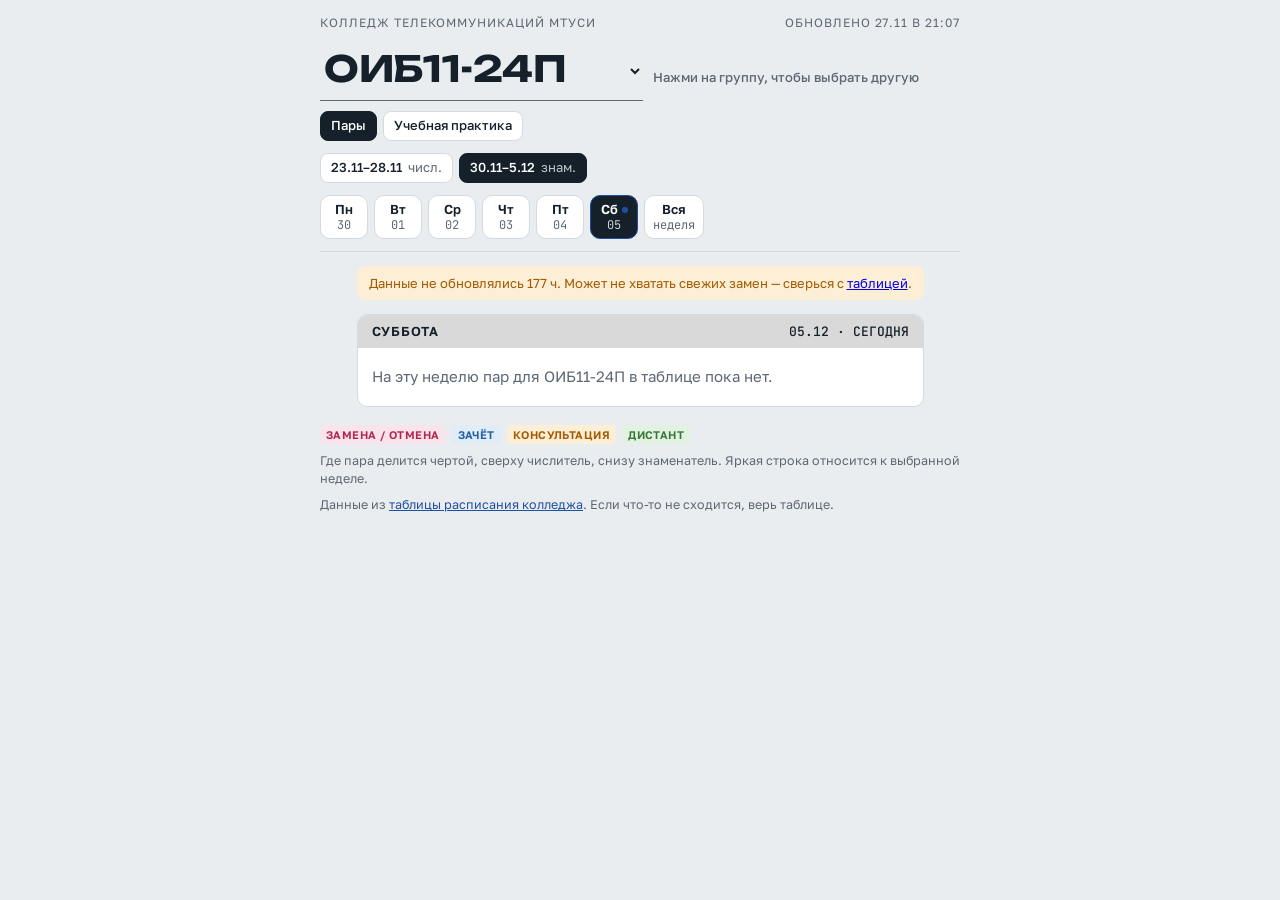
<file: index.html>
<!doctype html>
<html lang="ru">
<head>
<meta charset="utf-8">
<meta name="viewport" content="width=device-width,initial-scale=1,viewport-fit=cover">
<meta name="theme-color" content="#e9edf0" media="(prefers-color-scheme: light)">
<meta name="theme-color" content="#0e1419" media="(prefers-color-scheme: dark)">
<meta name="description" content="Расписание пар группы ОИБ11-24П, КТ МТУСИ: замены, отмены, зачёты.">
<link rel="manifest" href="manifest.webmanifest">
<link rel="icon" href="icon-192.png" type="image/png">
<link rel="apple-touch-icon" href="apple-touch-icon.png">
<meta name="apple-mobile-web-app-capable" content="yes">
<meta name="apple-mobile-web-app-title" content="Пары ОИБ">
<title>Расписание КТ МТУСИ</title>
<link rel="preconnect" href="https://fonts.googleapis.com">
<link rel="preconnect" href="https://fonts.gstatic.com" crossorigin>
<link rel="stylesheet" href="https://fonts.googleapis.com/css2?family=Golos+Text:wght@400;500;600&family=JetBrains+Mono:wght@400;500&family=Unbounded:wght@500;700&display=swap">
<style>
/* Layout: одна узкая колонка как распечатка у учебной части; липкая шапка с группой,
   неделей и днями; день — один лист с парами, разделёнными тонкими линиями. */
:root {
  --bg: #e9edf0;
  --paper: #ffffff;
  --ink: #15202a;
  --muted: #5d6874;
  --line: #d3dae0;
  --head: #d9d9d9;          /* серый, как шапка в таблице колледжа */
  --accent: #1d4fa3;
  --accent-soft: #e2eaf8;
  --chg: #b3264f;  --chg-soft: #f8e4ea;
  --zach: #22609f; --zach-soft: #e0ecf8;
  --kons: #a35a00; --kons-soft: #fdeed6;
  --dist: #36773a; --dist-soft: #e3f1e1;
  --f-display: "Unbounded", "Arial Black", system-ui, sans-serif;
  --f-body: "Golos Text", "Segoe UI", system-ui, -apple-system, sans-serif;
  --f-mono: "JetBrains Mono", ui-monospace, "Cascadia Mono", Consolas, monospace;
}
@media (prefers-color-scheme: dark) {
  :root:not([data-theme="light"]) {
    --bg: #0e1419; --paper: #172029; --ink: #e5ebf0; --muted: #94a1ad; --line: #2a3641;
    --head: #2b343d; --accent: #8db1f2; --accent-soft: #1d2b44;
    --chg: #ff8aa5; --chg-soft: #3a1d27;
    --zach: #8cbcf0; --zach-soft: #18304a;
    --kons: #f2b25e; --kons-soft: #3a2a14;
    --dist: #8fcf8c; --dist-soft: #1c3320;
    color-scheme: dark;
  }
}
:root[data-theme="dark"] {
  --bg: #0e1419; --paper: #172029; --ink: #e5ebf0; --muted: #94a1ad; --line: #2a3641;
  --head: #2b343d; --accent: #8db1f2; --accent-soft: #1d2b44;
  --chg: #ff8aa5; --chg-soft: #3a1d27;
  --zach: #8cbcf0; --zach-soft: #18304a;
  --kons: #f2b25e; --kons-soft: #3a2a14;
  --dist: #8fcf8c; --dist-soft: #1c3320;
  color-scheme: dark;
}

* { box-sizing: border-box; }
body {
  background: var(--bg); color: var(--ink);
  font: 15px/1.45 var(--f-body);
  padding-left: max(16px, env(safe-area-inset-left, 0px));
  padding-right: max(16px, env(safe-area-inset-right, 0px));
  padding-block: 0 32px;
}
body::before { content: ""; position: fixed; inset: 0 0 auto; height: env(safe-area-inset-top, 0px); z-index: 10; background: var(--bg); }
.wrap { max-width: 640px; margin: 0 auto; display: grid; gap: 14px; }

header.top {
  position: sticky; top: env(safe-area-inset-top, 0px); z-index: 5;
  background: var(--bg);
  display: grid; gap: 10px; padding-block: 14px 10px;
  border-bottom: 1px solid var(--line);
}
.kicker { font-size: 12px; letter-spacing: .08em; text-transform: uppercase; color: var(--muted); display: flex; justify-content: space-between; gap: 8px; flex-wrap: wrap; }
.grp { position: relative; display: inline-flex; align-items: baseline; gap: 10px; width: fit-content; max-width: 100%; }
.grp h1 { margin: 0; font: 700 clamp(26px, 7vw, 36px)/1.05 var(--f-display); letter-spacing: -.01em; }
.grp { flex-wrap: wrap; }
.grp select { font: inherit; letter-spacing: inherit; color: inherit; background: var(--bg); border: 0; border-bottom: 1px solid var(--muted); border-radius: 0; padding: 4px 30px 8px 0; max-width: 100%; cursor: pointer; }
.grp select:focus-visible { outline: 2px solid var(--muted); outline-offset: 4px; }
.grp .chev { font: 500 13px var(--f-body); color: var(--muted); white-space: nowrap; }

.row { display: flex; gap: 6px; overflow-x: auto; scrollbar-width: none; padding-bottom: 2px; }
.row::-webkit-scrollbar { display: none; }
.chip {
  flex: 0 0 auto; border: 1px solid var(--line); background: var(--paper); color: var(--ink);
  border-radius: 8px; padding: 6px 10px; font: 500 13px/1.2 var(--f-body); cursor: pointer;
  display: inline-flex; align-items: center; gap: 6px;
}
.chip:focus-visible, button:focus-visible, a:focus-visible { outline: 2px solid var(--accent); outline-offset: 2px; }
.chip[aria-pressed="true"] { background: var(--ink); color: var(--paper); border-color: var(--ink); }
.chip .sub { color: var(--muted); font-weight: 400; }
.chip[aria-pressed="true"] .sub { color: inherit; opacity: .75; }
.chip.day { flex-direction: column; gap: 0; min-width: 48px; padding: 5px 8px; }
.chip.day b { font: 600 13px var(--f-body); }
.chip.day span { font: 400 12px var(--f-mono); color: var(--muted); }
.chip.day[aria-pressed="true"] span { color: inherit; opacity: .8; }
.chip.day.today { border-color: var(--accent); }
.chip.day.today b::after { content: ""; display: inline-block; width: 6px; height: 6px; border-radius: 50%; background: var(--accent); margin-left: 4px; vertical-align: middle; }
.chip .draft { font-size: 11px; color: var(--kons); }
.chip[aria-pressed="true"] .draft { color: inherit; }

.notice { font-size: 13px; color: var(--kons); background: var(--kons-soft); border-radius: 8px; padding: 8px 12px; }

.day { background: var(--paper); border: 1px solid var(--line); border-radius: 10px; overflow: hidden; }
.day > h2 {
  margin: 0; padding: 8px 14px; background: var(--head);
  font: 600 13px var(--f-body); letter-spacing: .06em; text-transform: uppercase;
  display: flex; justify-content: space-between; gap: 8px;
}
.day > h2 .d { font-family: var(--f-mono); font-weight: 500; letter-spacing: 0; }
.day.is-today > h2 { background: var(--accent-soft); color: var(--accent); }
.empty { padding: 18px 14px; color: var(--muted); }
.daynote { padding: 22px 14px; font: 500 16px var(--f-body); text-align: center; }

ol.pairs { list-style: none; margin: 0; padding: 0; }
.pair { display: grid; grid-template-columns: 54px minmax(0, 1fr) auto; gap: 12px; padding: 12px 14px; border-top: 1px solid var(--line); align-items: start; }
.pair:first-child { border-top: 0; }
.pn { display: grid; gap: 2px; }
.pn .num { font: 700 22px/1 var(--f-display); }
.pn .tm { font: 400 11.5px/1.35 var(--f-mono); color: var(--muted); font-variant-numeric: tabular-nums; }
.body { min-width: 0; display: grid; gap: 6px; }
.lesson { display: grid; gap: 1px; }
.code { font: 500 11.5px var(--f-mono); color: var(--muted); }
.ttl { font-weight: 500; overflow-wrap: anywhere; }
.who { font-size: 13.5px; color: var(--muted); }
.note { font-size: 13px; color: var(--muted); }
.room { font: 500 13px var(--f-mono); padding: 3px 7px; border: 1px solid var(--line); border-radius: 6px; white-space: nowrap; align-self: start; }
.room:empty { display: none; }

.pair.window { padding-block: 6px; color: var(--muted); font-size: 13px; }
.pair.window .num { font-size: 15px; color: var(--muted); }

.badges { display: flex; flex-wrap: wrap; gap: 5px; }
.b { font: 600 11px/1 var(--f-body); letter-spacing: .04em; text-transform: uppercase; padding: 4px 6px; border-radius: 5px; }
.b.chg { background: var(--chg-soft); color: var(--chg); }
.b.chg.old { background: transparent; border: 1px dashed var(--chg); }
.b.zach, .b.exam { background: var(--zach-soft); color: var(--zach); }
.b.kons { background: var(--kons-soft); color: var(--kons); }
.b.dist { background: var(--dist-soft); color: var(--dist); }
.b.now { background: var(--accent); color: var(--paper); }
.b.next { background: var(--accent-soft); color: var(--accent); }

.pair.chg { background: linear-gradient(90deg, var(--chg-soft), transparent 70%); }
.pair.distance { background: var(--dist-soft); border-left: 4px solid var(--dist); }
.pair.now { box-shadow: inset 0 0 0 2px var(--accent); }
.cancelled { font-size: 13.5px; color: var(--muted); }
.cancelled s { text-decoration-color: var(--chg); text-decoration-thickness: 2px; }
.cancelled .lbl, .instead { font: 600 11px var(--f-body); text-transform: uppercase; letter-spacing: .05em; color: var(--chg); margin-right: 4px; }
.struck .ttl { text-decoration: line-through; }

/* Числитель / знаменатель: дробь, как «над чертой / под чертой» в таблице */
.frac { display: grid; }
.frac .half { display: grid; grid-template-columns: minmax(0, 1fr) auto; gap: 8px; padding-block: 4px; }
.frac .half + .half { border-top: 2px solid var(--ink); }
.frac .half.off { opacity: .45; }
.frac .hl { grid-column: 1 / -1; font: 600 10.5px var(--f-body); letter-spacing: .06em; text-transform: uppercase; color: var(--muted); }
.frac .half.on .hl { color: var(--accent); }
.frac .none { color: var(--muted); font-style: italic; }

footer { color: var(--muted); font-size: 12.5px; display: grid; gap: 8px; padding-top: 4px; }
footer a { color: var(--accent); }
.legend { display: flex; flex-wrap: wrap; gap: 6px; }
.err { background: var(--paper); border: 1px solid var(--line); border-radius: 10px; padding: 18px; }
@media (max-width: 380px) {
  .pair { grid-template-columns: 44px minmax(0, 1fr); }
  .pair > .room { grid-column: 2; justify-self: start; }
}
@media (prefers-reduced-motion: no-preference) {
  .day { animation: in .18s ease-out both; }
  @keyframes in { from { transform: translateY(4px); } to { transform: none; } }
}
</style>
<style>:root{color-scheme:light}html,body{margin:0}:root{padding-top:env(safe-area-inset-top,0px);padding-bottom:env(safe-area-inset-bottom,0px)}[hidden]{display:none!important}</style>
</head>
<body>

<div class="wrap">
  <header class="top">
    <div class="kicker"><span>Колледж телекоммуникаций МТУСИ</span><span id="upd"></span></div>
    <div class="grp">
      <h1><select id="grpName" aria-label="Выберите учебную группу"><option>ОИБ11-24П</option></select></h1>
      <span class="chev">Нажми на группу, чтобы выбрать другую</span>
    </div>
    <div class="row" id="mode" role="group" aria-label="Тип занятий">
      <button class="chip" data-mode="lessons" aria-pressed="true">Пары</button>
      <button class="chip" data-mode="practice" aria-pressed="false">Учебная практика</button>
    </div>
    <div class="row" id="weeks" role="group" aria-label="Неделя"></div>
    <div class="row" id="days" role="group" aria-label="День"></div>
  </header>
  <main id="main" class="wrap" aria-live="polite">
    <div class="day"><div class="empty">Загружаю расписание…</div></div>
  </main>
  <footer>
    <div class="legend">
      <span class="b chg">Замена / отмена</span><span class="b zach">Зачёт</span><span class="b kons">Консультация</span><span class="b dist">Дистант</span>
    </div>
    <div>Где пара делится чертой, сверху числитель, снизу знаменатель. Яркая строка относится к выбранной неделе.</div>
    <div id="src"></div>
  </footer>
</div>

<script>
(() => {
  const SRC = 'https://docs.google.com/spreadsheets/d/1RRrdDgLjqfFRYhjbxTdcJY_iNvP3ZEuu/htmlview';
  const GROUP = 'ОИБ11-24П';
  const WD = ['Понедельник', 'Вторник', 'Среда', 'Четверг', 'Пятница', 'Суббота'];
  const WDS = ['Пн', 'Вт', 'Ср', 'Чт', 'Пт', 'Сб'];
  const $ = (id) => document.getElementById(id);
  const esc = (s) => String(s ?? '').replace(/[&<>"]/g, (c) => ({ '&': '&amp;', '<': '&lt;', '>': '&gt;', '"': '&quot;' }[c]));
  const store = {
    get(k) { try { return localStorage.getItem(k); } catch (e) { return null; } },
    set(k, v) { try { localStorage.setItem(k, v); } catch (e) {} },
  };

  let D = null, S = [];
  const st = { mode: store.get('schedule-mode') || 'lessons', group: store.get('schedule-group') || GROUP, week: 0, day: 0, practiceWeek: null, practiceDay: 'all' };

  // ---- время по Москве ----
  function msk() {
    const p = Object.fromEntries(new Intl.DateTimeFormat('ru-RU', {
      timeZone: 'Europe/Moscow', year: 'numeric', month: '2-digit', day: '2-digit',
      hour: '2-digit', minute: '2-digit', hourCycle: 'h23',
    }).formatToParts(new Date()).map((x) => [x.type, x.value]));
    const y = +p.year, m = +p.month, d = +p.day;
    return { y, m, d, ddmm: `${p.day}.${p.month}`, min: (+p.hour) * 60 + (+p.minute), wd: (new Date(Date.UTC(y, m - 1, d)).getUTCDay() + 6) % 7 };
  }
  const NOW = msk();
  const acadStart = NOW.m >= 8 ? NOW.y : NOW.y - 1;
  const dateOf = (ddmm) => { if (!ddmm) return null; const [d, m] = ddmm.split('.').map(Number); return Date.UTC(m >= 8 ? acadStart : acadStart + 1, m - 1, d); };
  const todayTs = Date.UTC(NOW.y, NOW.m - 1, NOW.d);

  // ---- разбор текста ячейки ----
  const CODE = /(?:ОУП|ДУП|СГЦ|ОП|МДК|ОГСЭ|ЕН|ПМ|УП|ПП|ОДБ|ОДП|ОУД|ЭК|ОПД|ДУД|УД|БД)\.\s?\d{1,2}(?:\.\d{1,2})?\.?/;
  const TEACH = /[А-ЯЁ][а-яё]+(?:-[А-ЯЁ][а-яё]+)?\s+[А-ЯЁ]\.\s?(?:[А-ЯЁ]\.?)?/g;
  const norm = (t) => (t || '').replace(/\s+/g, ' ').trim();

  function parseLesson(raw) {
    let t = norm(raw);
    const tags = [];
    if (/зач[её]т/i.test(t)) tags.push(['zach', 'Зачёт']);
    if (/экзамен/i.test(t)) tags.push(['exam', 'Экзамен']);
    if (/консульт/i.test(t)) tags.push(['kons', 'Консультация']);
    if (/дистант/i.test(t)) tags.push(['dist', 'Дистант']);
    let note = '';
    const zm = t.match(/\(\s*замена\s+([^)]+)\)/i);
    if (zm) { note = 'вместо ' + zm[1].trim(); t = t.replace(zm[0], ' '); tags.push(['chg', 'Замена препод.']); }
    t = t.replace(/(^|[\s.,(])(зач[её]т|экзамен|консультация)(?=$|[\s.,)])/gi, '$1 ');
    let code = '';
    const cm = t.match(new RegExp('^' + CODE.source));
    if (cm) { code = cm[0].replace(/\s/g, '').replace(/\.$/, ''); t = t.slice(cm[0].length); }
    const who = [];
    t = t.replace(TEACH, (m) => { who.push(m.trim()); return ' '; });
    let title = norm(t).replace(/[,;]\s*$/, '');
    if (!title && who.length) title = who.shift();
    return { code, title, who: who.join(', '), note, tags };
  }

  function segments(t) {
    const re = new RegExp(CODE.source, 'g');
    const idx = []; let m;
    while ((m = re.exec(t))) idx.push(m.index);
    if (!idx.length) return t ? [t] : [];
    const out = [];
    if (idx[0] > 0 && norm(t.slice(0, idx[0]))) out.push(t.slice(0, idx[0]));
    idx.forEach((s, i) => out.push(t.slice(s, idx[i + 1] ?? t.length)));
    return out.map(norm).filter(Boolean);
  }

  function analyze(h, dayDate) {
    const t = norm(h.text);
    const r = { room: h.room, struck: h.f.includes('x'), lessons: [], change: null, cancelled: null };
    const m = t.match(/^(\d{1,2}\.\d{2})\.?\s*(отмена)?[\s:,-]*(.*)$/i);
    if (m) {
      const date = m[1].padStart(5, '0');
      const cancel = !!m[2];
      const segs = segments(m[3]);
      r.change = { date, today: date === dayDate, cancel };
      if (cancel) { r.cancelled = segs[0] ? parseLesson(segs[0]) : null; r.lessons = segs.slice(1).map(parseLesson); }
      else r.lessons = segs.map(parseLesson);
    } else {
      r.lessons = [parseLesson(t)];
      if (h.f.includes('c') || /отмен/i.test(t)) r.change = { date: null, today: true, cancel: /отмен/i.test(t) };
    }
    return r;
  }

  const half = (h) => (h ? { text: S[h[0]] || '', room: S[h[1]] || '', f: h[2] || '' } : null);

  // ---- отрисовка ----
  function lessonHTML(L) {
    return `<div class="lesson">${L.code ? `<span class="code">${esc(L.code)}</span>` : ''}<div class="ttl">${esc(L.title)}</div>${L.who ? `<div class="who">${esc(L.who)}</div>` : ''}${L.note ? `<div class="note">${esc(L.note)}</div>` : ''}</div>`;
  }

  function badgesFor(A, extra) {
    const out = [...(extra || [])];
    if (A.change) {
      if (A.change.date && !A.change.today) out.push(`<span class="b chg old">Пометка на ${esc(A.change.date)}</span>`);
      else if (A.change.cancel && !A.lessons.length) out.push('<span class="b chg">Отмена</span>');
      else if (A.change.cancel || A.cancelled) out.push('<span class="b chg">Замена</span>');
      else if (!A.change.date && A.lessons.some((L) => L.note)) out.push('<span class="b chg">Замена препод.</span>');
      else out.push(`<span class="b chg">${A.change.date ? 'Изменение на ' + esc(A.change.date) : 'Изменение'}</span>`);
    }
    const seen = new Set();
    A.lessons.forEach((L) => L.tags.forEach(([k, v]) => { if (k === 'chg' && A.change) return; if (!seen.has(k)) { seen.add(k); out.push(`<span class="b ${k}">${v}</span>`); } }));
    return out.length ? `<div class="badges">${out.join('')}</div>` : '';
  }

  function analysisHTML(A) {
    let h = '';
    if (A.cancelled) h += `<div class="cancelled"><span class="lbl">Отменено</span><s>${esc([A.cancelled.code, A.cancelled.title].filter(Boolean).join(' '))}</s>${A.cancelled.who ? ' · ' + esc(A.cancelled.who) : ''}</div>`;
    if (A.cancelled && A.lessons.length) h += '<span class="instead">Вместо неё</span>';
    h += A.lessons.map(lessonHTML).join('');
    if (A.struck) h = `<div class="struck">${h}</div>`;
    return h;
  }

  function timeSpan(t) {
    const ts = (t || '').match(/\d{1,2}[.:]\d{2}/g) || [];
    const toMin = (x) => { const [a, b] = x.split(/[.:]/).map(Number); return a * 60 + b; };
    if (!ts.length) return null;
    return { s: ts[0].replace('.', ':'), e: ts[ts.length - 1].replace('.', ':'), sm: toMin(ts[0]), em: toMin(ts[ts.length - 1]) };
  }

  function pairHTML(p, ctx) {
    const [n, ti, cell] = p;
    const tsp = timeSpan(S[ti]);
    const tm = tsp ? `${tsp.s}<br>${tsp.e}` : '';
    let cls = 'pair', extra = [], body = '', room = '';
    if (ctx.isToday && tsp) {
      if (NOW.min >= tsp.sm && NOW.min < tsp.em) { cls += ' now'; extra.push(`<span class="b now">Идёт · до ${tsp.e}</span>`); }
      else if (ctx.nextN === n) { const d = tsp.sm - NOW.min; extra.push(`<span class="b next">Следующая · через ${d >= 60 ? Math.floor(d / 60) + ' ч ' : ''}${d % 60} мин</span>`); }
    }
    if (Array.isArray(cell)) {
      const A = analyze(half(cell), ctx.date);
      if (A.change && A.change.today) cls += ' chg';
      body = badgesFor(A, extra) + analysisHTML(A);
      room = A.room;
    } else {
      const a = half(cell.a || null), b = half(cell.b || null);
      const sub = /подгрупп/i.test((a && a.text) + ' ' + (b && b.text));
      const par = ctx.parity;
      const act = sub || !par ? 'both' : (par === 'ч' ? 'a' : 'b');
      const lbl = (k, h) => sub ? ((h && (h.text.match(/(\d)\s*подгрупп/i) || [])[1]) ? (h.text.match(/(\d)\s*подгрупп/i)[1] + ' подгруппа') : (k === 'a' ? 'верх' : 'низ')) : (k === 'a' ? 'числитель' : 'знаменатель');
      let anyChg = false;
      const halves = [['a', a], ['b', b]].map(([k, h]) => {
        const on = act === 'both' || act === k;
        if (!h) return `<div class="half ${on ? 'on' : 'off'}"><span class="hl">${lbl(k, h)}</span><div class="none">нет пары</div></div>`;
        const A = analyze(h, ctx.date);
        if (on && A.change && A.change.today) anyChg = true;
        return `<div class="half ${on ? 'on' : 'off'}"><span class="hl">${lbl(k, h)}</span><div class="body">${badgesFor(A, [])}${analysisHTML(A)}</div><span class="room">${esc(A.room)}</span></div>`;
      });
      if (anyChg) cls += ' chg';
      body = (extra.length ? `<div class="badges">${extra.join('')}</div>` : '') + `<div class="frac">${halves.join('')}</div>`;
    }
    return `<li class="${cls}"><div class="pn"><span class="num">${n}</span><span class="tm">${tm}</span></div><div class="body">${body}</div><span class="room">${esc(room)}</span></li>`;
  }

  function dayHTML(week, wi) {
    const g = week.groups[st.group];
    const date = week.dates[wi] || '';
    const isToday = date === NOW.ddmm;
    const head = `<h2><span>${WD[wi]}</span><span class="d">${esc(date)}${isToday ? ' · сегодня' : ''}</span></h2>`;
    if (!g) return `<section class="day">${head}<div class="empty">На эту неделю пар для ${esc(st.group)} в таблице пока нет.</div></section>`;
    const d = g.find((x) => x[0] === wi);
    const pairs = d ? d[1] : [];
    if (!pairs.length) return `<section class="day${isToday ? ' is-today' : ''}">${head}<div class="empty">Пар нет.</div></section>`;
    const texts = pairs.map((p) => (Array.isArray(p[2]) ? S[p[2][0]] + '|' + S[p[2][1]] : '#'));
    if (pairs.length >= 4 && texts.every((x) => x === texts[0]) && texts[0] !== '#' && !S[pairs[0][2][1]]) {
      return `<section class="day${isToday ? ' is-today' : ''}">${head}<div class="daynote">${esc(norm(S[pairs[0][2][0]]))}</div></section>`;
    }
    let nextN = null;
    if (isToday) { for (const p of pairs) { const t = timeSpan(S[p[1]]); if (t && t.sm > NOW.min) { nextN = p[0]; break; } } }
    const ctx = { date, parity: week.parity, isToday, nextN };
    const items = [];
    pairs.forEach((p, i) => {
      if (i > 0) for (let k = pairs[i - 1][0] + 1; k < p[0]; k++) items.push(`<li class="pair window"><div class="pn"><span class="num">${k}</span></div><div class="body">окно</div></li>`);
      items.push(pairHTML(p, ctx));
    });
    return `<section class="day${isToday ? ' is-today' : ''}">${head}<ol class="pairs">${items.join('')}</ol></section>`;
  }

  function render() {
    const practiceMode = st.mode === 'practice';
    $('weeks').hidden = false;
    $('days').hidden = false;
    document.querySelector('footer').hidden = practiceMode;
    document.querySelectorAll('[data-mode]').forEach(button => button.setAttribute('aria-pressed', String(button.dataset.mode === st.mode)));
    $('grpName').value = st.group;
    if (practiceMode) { renderPractice(); return; }
    const week = D.weeks[st.week];
    $('grpName').value = st.group;
    $('weeks').innerHTML = D.weeks.map((w, i) => `<button class="chip" aria-pressed="${i === st.week}" data-w="${i}">${esc(w.from)}–${esc(w.to)} <span class="sub">${w.parity === 'ч' ? 'числ.' : w.parity === 'з' ? 'знам.' : ''}</span>${w.ready ? '' : '<span class="draft">черновик</span>'}</button>`).join('');
    const dchips = week.dates.map((d, i) => `<button class="chip day${d === NOW.ddmm ? ' today' : ''}" aria-pressed="${st.day === i}" data-d="${i}"><b>${WDS[i]}</b><span>${esc(d.split('.')[0] || '')}</span></button>`);
    dchips.push(`<button class="chip day" aria-pressed="${st.day === 'all'}" data-d="all"><b>Вся</b><span>неделя</span></button>`);
    $('days').innerHTML = dchips.join('');
    let html = '';
    const age = (Date.now() - new Date(D.updated).getTime()) / 36e5;
    if (age > 6) html += `<div class="notice">Данные не обновлялись ${Math.round(age)} ч. Может не хватать свежих замен — сверься с <a href="${SRC}" target="_blank" rel="noopener">таблицей</a>.</div>`;
    if (!week.ready) html += '<div class="notice">Эта неделя в таблице помечена «НЕ готово»: учебная часть ещё может её поменять.</div>';
    if (st.day === 'all') html += week.dates.map((_, i) => dayHTML(week, i)).join('');
    else html += dayHTML(week, st.day);
    $('main').innerHTML = html;
  }

  function pickDefault() {
    let wi = D.weeks.findIndex((w) => w.dates.includes(NOW.ddmm));
    if (wi >= 0) { st.week = wi; st.day = D.weeks[wi].dates.indexOf(NOW.ddmm); return; }
    wi = D.weeks.findIndex((w) => dateOf(w.dates[0]) > todayTs);
    st.week = wi >= 0 ? wi : D.weeks.length - 1; st.day = 0;
  }

  function fill() {
    const u = new Date(D.updated);
    $('upd').textContent = 'обновлено ' + new Intl.DateTimeFormat('ru-RU', { timeZone: 'Europe/Moscow', day: '2-digit', month: '2-digit', hour: '2-digit', minute: '2-digit' }).format(u).replace(',', ' в');
    $('src').innerHTML = `Данные из <a href="${SRC}" target="_blank" rel="noopener">таблицы расписания колледжа</a>. Если что-то не сходится, верь таблице.`;
  }

  $('weeks').addEventListener('click', (e) => { const b = e.target.closest('[data-w]'); if (!b) return; if (st.mode === 'practice') { st.practiceWeek = b.dataset.w; render(); return; } st.week = +b.dataset.w; const di = D.weeks[st.week].dates.indexOf(NOW.ddmm); if (st.day !== 'all') st.day = di >= 0 ? di : 0; render(); });
  $('days').addEventListener('click', (e) => { const b = e.target.closest('[data-d]'); if (!b) return; if (st.mode === 'practice') st.practiceDay = b.dataset.d === 'all' ? 'all' : +b.dataset.d; else st.day = b.dataset.d === 'all' ? 'all' : +b.dataset.d; render(); });

  function renderPractice() {
    const practice = D.practice;
    const src = practice?.src || 'https://docs.google.com/spreadsheets/d/1EobL1gXGQIg8ZKDorjweeWAKNwYYtac16jUbMAJY_O4/htmlview#gid=692423880';
    const entries = practice?.groups?.[st.group] || [];
    const iso = ts => new Date(ts).toISOString().slice(0, 10);
    const monday = date => { const d = new Date(date + 'T12:00:00Z'); d.setUTCDate(d.getUTCDate() - (d.getUTCDay() + 6) % 7); return iso(d); };
    const starts = [...new Set(entries.map(e => monday(e.date)))].sort();
    const current = monday(`${NOW.y}-${String(NOW.m).padStart(2,'0')}-${String(NOW.d).padStart(2,'0')}`);
    if (!starts.includes(st.practiceWeek)) st.practiceWeek = starts.includes(current) ? current : starts.find(d => d > current) || starts[starts.length - 1];
    const dateAt = i => iso(new Date(st.practiceWeek + 'T12:00:00Z').getTime() + i * 86400000);
    const short = date => date.slice(8,10) + '.' + date.slice(5,7);
    $('weeks').innerHTML = starts.map(start => `<button class="chip" aria-pressed="${start === st.practiceWeek}" data-w="${start}">${short(start)}–${short(iso(new Date(start + 'T12:00:00Z').getTime() + 5 * 86400000))}</button>`).join('');
    $('days').innerHTML = starts.length ? WDS.map((label, i) => `<button class="chip day${short(dateAt(i)) === NOW.ddmm ? ' today' : ''}" aria-pressed="${st.practiceDay === i}" data-d="${i}"><b>${label}</b><span>${dateAt(i).slice(8,10)}</span></button>`).join('') + `<button class="chip day" aria-pressed="${st.practiceDay === 'all'}" data-d="all"><b>Вся</b><span>неделя</span></button>` : '';
    const stamp = practice?.updated ? new Intl.DateTimeFormat('ru-RU', {timeZone:'Europe/Moscow',dateStyle:'short',timeStyle:'short'}).format(new Date(practice.updated)) : '';
    let html = `<div class="notice">Учебная практика · ${esc(st.group)}${stamp ? ' · обновлено ' + esc(stamp) : ''}<br><a href="${esc(src)}" target="_blank" rel="noopener">Таблица практики колледжа</a></div>`;
    if (!starts.length) {
      $('main').innerHTML = html + '<div class="empty">' + (practice ? 'В таблице нет занятий практики для выбранной группы.' : 'Данные практики пока не загружены.') + '</div>';
      return;
    }
    const days = st.practiceDay === 'all' ? [0,1,2,3,4,5] : [st.practiceDay];
    html += days.map(i => {
      const date = dateAt(i), isToday = short(date) === NOW.ddmm;
      const rows = entries.filter(entry => entry.date === date);
      const head = `<h2><span>${WD[i]}</span><span class="d">${short(date)}${isToday ? ' · сегодня' : ''}</span></h2>`;
      const items = rows.map(entry => {
        const distant = /дист|онлайн/i.test([entry.room, entry.module, entry.time, entry.teacher].join(' '));
        return `<li class="pair${distant ? ' distance' : ''}"><div class="pn">УП</div><div class="body">${distant ? '<div class="badges"><span class="b dist">Дистант</span></div>' : ''}<strong>${esc(entry.module || 'Учебная практика')}</strong><p>${esc(entry.time || 'Время не указано')}</p><p>${esc(entry.teacher)}</p></div><span class="room">${distant ? 'Дистанционно' : entry.room ? 'каб. ' + esc(entry.room) : ''}</span></li>`;
      }).join('');
      return `<section class="day${isToday ? ' is-today' : ''}">${head}${items ? '<ol class="pairs">' + items + '</ol>' : '<div class="empty">Практики нет.</div>'}</section>`;
    }).join('');
    $('main').innerHTML = html;
  }
  $('mode').addEventListener('click', event => {
    const button = event.target.closest('[data-mode]');
    if (!button) return;
    st.mode = button.dataset.mode;
    store.set('schedule-mode', st.mode);
    if (D) render();
  });
  $('grpName').addEventListener('change', (event) => {
    st.group = event.target.value;
    store.set('schedule-group', st.group);
    render();
  });
  function show(d) {
    const groups = [...new Set(d.weeks.flatMap((week) => Object.keys(week.groups)).concat(Object.keys(d.practice?.groups || {})))].sort((a, b) => a.localeCompare(b, 'ru', { numeric: true }));
    if (!groups.includes(st.group)) st.group = groups.includes(GROUP) ? GROUP : groups[0] || GROUP;
    $('grpName').innerHTML = groups.map((group) => `<option value="${esc(group)}">${esc(group)}</option>`).join('');
    D = d; S = d.S; fill(); if (!shown) { pickDefault(); shown = true; } render(); }
  let shown = false;
  fetch('data.json?t=' + Date.now(), { cache: 'no-store' })
    .then((r) => { if (!r.ok) throw new Error(r.status); return r.json(); })
    .then(show)
    .catch(() => {
      if (!D) $('main').innerHTML = `<div class="err">Не получилось загрузить расписание. Проверь интернет и обнови страницу; если не поможет, открой <a href="${SRC}" target="_blank" rel="noopener">таблицу колледжа</a>.</div>`;
    });
  if ('serviceWorker' in navigator) navigator.serviceWorker.register('sw.js').catch(() => {});
})();
</script>

</body>
</html>
</file>
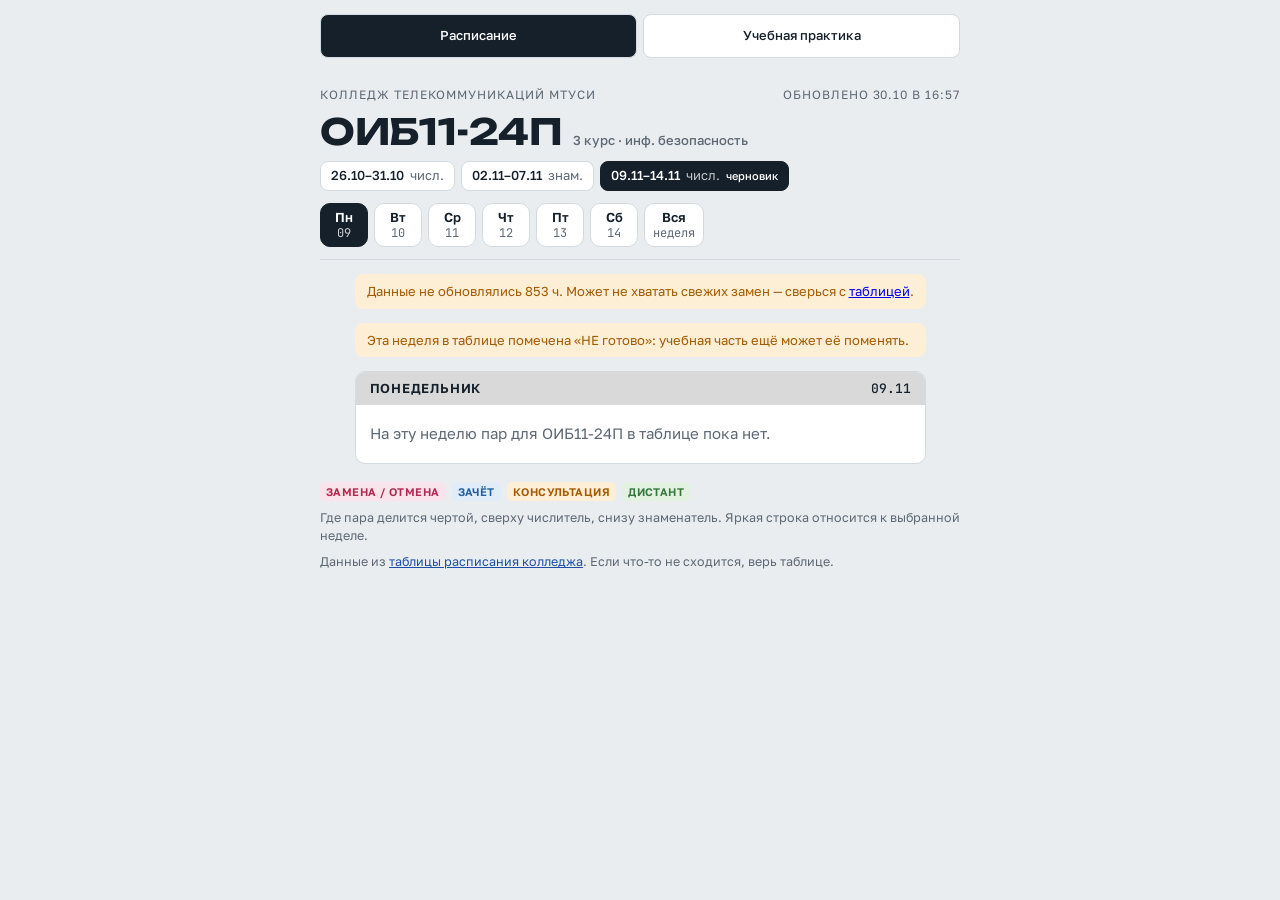
<file: raspisanie-main/index.html>
<!doctype html>
<html lang="ru">
<head>
<meta charset="utf-8">
<meta name="viewport" content="width=device-width,initial-scale=1,viewport-fit=cover">
<meta name="theme-color" content="#e9edf0" media="(prefers-color-scheme: light)">
<meta name="theme-color" content="#0e1419" media="(prefers-color-scheme: dark)">
<meta name="description" content="Расписание пар группы ОИБ11-24П, КТ МТУСИ: замены, отмены, зачёты.">
<link rel="manifest" href="manifest.webmanifest">
<link rel="icon" href="icon-192.png" type="image/png">
<link rel="apple-touch-icon" href="apple-touch-icon.png">
<meta name="apple-mobile-web-app-capable" content="yes">
<meta name="apple-mobile-web-app-title" content="Пары ОИБ">
<title>Расписание КТ МТУСИ</title>
<link rel="preconnect" href="https://fonts.googleapis.com">
<link rel="preconnect" href="https://fonts.gstatic.com" crossorigin>
<link rel="stylesheet" href="https://fonts.googleapis.com/css2?family=Golos+Text:wght@400;500;600&family=JetBrains+Mono:wght@400;500&family=Unbounded:wght@500;700&display=swap">
<style>
/* Layout: одна узкая колонка как распечатка у учебной части; липкая шапка с группой,
   неделей и днями; день — один лист с парами, разделёнными тонкими линиями. */
:root {
  --bg: #e9edf0;
  --paper: #ffffff;
  --ink: #15202a;
  --muted: #5d6874;
  --line: #d3dae0;
  --head: #d9d9d9;          /* серый, как шапка в таблице колледжа */
  --accent: #1d4fa3;
  --accent-soft: #e2eaf8;
  --chg: #b3264f;  --chg-soft: #f8e4ea;
  --zach: #22609f; --zach-soft: #e0ecf8;
  --kons: #a35a00; --kons-soft: #fdeed6;
  --dist: #36773a; --dist-soft: #e3f1e1;
  --f-display: "Unbounded", "Arial Black", system-ui, sans-serif;
  --f-body: "Golos Text", "Segoe UI", system-ui, -apple-system, sans-serif;
  --f-mono: "JetBrains Mono", ui-monospace, "Cascadia Mono", Consolas, monospace;
}
@media (prefers-color-scheme: dark) {
  :root:not([data-theme="light"]) {
    --bg: #0e1419; --paper: #172029; --ink: #e5ebf0; --muted: #94a1ad; --line: #2a3641;
    --head: #2b343d; --accent: #8db1f2; --accent-soft: #1d2b44;
    --chg: #ff8aa5; --chg-soft: #3a1d27;
    --zach: #8cbcf0; --zach-soft: #18304a;
    --kons: #f2b25e; --kons-soft: #3a2a14;
    --dist: #8fcf8c; --dist-soft: #1c3320;
    color-scheme: dark;
  }
}
:root[data-theme="dark"] {
  --bg: #0e1419; --paper: #172029; --ink: #e5ebf0; --muted: #94a1ad; --line: #2a3641;
  --head: #2b343d; --accent: #8db1f2; --accent-soft: #1d2b44;
  --chg: #ff8aa5; --chg-soft: #3a1d27;
  --zach: #8cbcf0; --zach-soft: #18304a;
  --kons: #f2b25e; --kons-soft: #3a2a14;
  --dist: #8fcf8c; --dist-soft: #1c3320;
  color-scheme: dark;
}

* { box-sizing: border-box; }
body {
  background: var(--bg); color: var(--ink);
  font: 15px/1.45 var(--f-body);
  padding-left: max(16px, env(safe-area-inset-left, 0px));
  padding-right: max(16px, env(safe-area-inset-right, 0px));
  padding-block: 0 32px;
}
body::before { content: ""; position: fixed; inset: 0 0 auto; height: env(safe-area-inset-top, 0px); z-index: 10; background: var(--bg); }
.wrap { max-width: 640px; margin: 0 auto; display: grid; gap: 14px; }

header.top {
  position: sticky; top: env(safe-area-inset-top, 0px); z-index: 5;
  background: var(--bg);
  display: grid; gap: 10px; padding-block: 14px 10px;
  border-bottom: 1px solid var(--line);
}
.kicker { font-size: 12px; letter-spacing: .08em; text-transform: uppercase; color: var(--muted); display: flex; justify-content: space-between; gap: 8px; flex-wrap: wrap; }
.grp { position: relative; display: inline-flex; align-items: baseline; gap: 10px; width: fit-content; max-width: 100%; }
.grp h1 { margin: 0; font: 700 clamp(26px, 7vw, 36px)/1.05 var(--f-display); letter-spacing: -.01em; }
.grp { flex-wrap: wrap; }
.grp .chev { font: 500 13px var(--f-body); color: var(--muted); white-space: nowrap; }

.row { display: flex; gap: 6px; overflow-x: auto; scrollbar-width: none; padding-bottom: 2px; }
.row::-webkit-scrollbar { display: none; }
.chip {
  flex: 0 0 auto; border: 1px solid var(--line); background: var(--paper); color: var(--ink);
  border-radius: 8px; padding: 6px 10px; font: 500 13px/1.2 var(--f-body); cursor: pointer;
  display: inline-flex; align-items: center; gap: 6px;
}
.chip:focus-visible, button:focus-visible, a:focus-visible { outline: 2px solid var(--accent); outline-offset: 2px; }
.chip[aria-pressed="true"] { background: var(--ink); color: var(--paper); border-color: var(--ink); }
.chip .sub { color: var(--muted); font-weight: 400; }
.chip[aria-pressed="true"] .sub { color: inherit; opacity: .75; }
.chip.day { flex-direction: column; gap: 0; min-width: 48px; padding: 5px 8px; }
.chip.day b { font: 600 13px var(--f-body); }
.chip.day span { font: 400 12px var(--f-mono); color: var(--muted); }
.chip.day[aria-pressed="true"] span { color: inherit; opacity: .8; }
.chip.day.today { border-color: var(--accent); }
.chip.day.today b::after { content: ""; display: inline-block; width: 6px; height: 6px; border-radius: 50%; background: var(--accent); margin-left: 4px; vertical-align: middle; }
.chip .draft { font-size: 11px; color: var(--kons); }
.chip[aria-pressed="true"] .draft { color: inherit; }

.notice { font-size: 13px; color: var(--kons); background: var(--kons-soft); border-radius: 8px; padding: 8px 12px; }

.day { background: var(--paper); border: 1px solid var(--line); border-radius: 10px; overflow: hidden; }
.day > h2 {
  margin: 0; padding: 8px 14px; background: var(--head);
  font: 600 13px var(--f-body); letter-spacing: .06em; text-transform: uppercase;
  display: flex; justify-content: space-between; gap: 8px;
}
.day > h2 .d { font-family: var(--f-mono); font-weight: 500; letter-spacing: 0; }
.day.is-today > h2 { background: var(--accent-soft); color: var(--accent); }
.empty { padding: 18px 14px; color: var(--muted); }
.daynote { padding: 22px 14px; font: 500 16px var(--f-body); text-align: center; }

ol.pairs { list-style: none; margin: 0; padding: 0; }
.pair { display: grid; grid-template-columns: 54px minmax(0, 1fr) auto; gap: 12px; padding: 12px 14px; border-top: 1px solid var(--line); align-items: start; }
.pair:first-child { border-top: 0; }
.pn { display: grid; gap: 2px; }
.pn .num { font: 700 22px/1 var(--f-display); }
.pn .tm { font: 400 11.5px/1.35 var(--f-mono); color: var(--muted); font-variant-numeric: tabular-nums; }
.body { min-width: 0; display: grid; gap: 6px; }
.lesson { display: grid; gap: 1px; }
.code { font: 500 11.5px var(--f-mono); color: var(--muted); }
.ttl { font-weight: 500; overflow-wrap: anywhere; }
.who { font-size: 13.5px; color: var(--muted); }
.note { font-size: 13px; color: var(--muted); }
.room { font: 500 13px var(--f-mono); padding: 3px 7px; border: 1px solid var(--line); border-radius: 6px; white-space: nowrap; align-self: start; }
.room:empty { display: none; }

.pair.window { padding-block: 6px; color: var(--muted); font-size: 13px; }
.pair.window .num { font-size: 15px; color: var(--muted); }

.badges { display: flex; flex-wrap: wrap; gap: 5px; }
.b { font: 600 11px/1 var(--f-body); letter-spacing: .04em; text-transform: uppercase; padding: 4px 6px; border-radius: 5px; }
.b.chg { background: var(--chg-soft); color: var(--chg); }
.b.chg.old { background: transparent; border: 1px dashed var(--chg); }
.b.zach, .b.exam { background: var(--zach-soft); color: var(--zach); }
.b.kons { background: var(--kons-soft); color: var(--kons); }
.b.dist { background: var(--dist-soft); color: var(--dist); }
.b.now { background: var(--accent); color: var(--paper); }
.b.next { background: var(--accent-soft); color: var(--accent); }

.pair.chg { background: linear-gradient(90deg, var(--chg-soft), transparent 70%); }
.pair.now { box-shadow: inset 0 0 0 2px var(--accent); }
.cancelled { font-size: 13.5px; color: var(--muted); }
.cancelled s { text-decoration-color: var(--chg); text-decoration-thickness: 2px; }
.cancelled .lbl, .instead { font: 600 11px var(--f-body); text-transform: uppercase; letter-spacing: .05em; color: var(--chg); margin-right: 4px; }
.struck .ttl { text-decoration: line-through; }

/* Числитель / знаменатель: дробь, как «над чертой / под чертой» в таблице */
.frac { display: grid; }
.frac .half { display: grid; grid-template-columns: minmax(0, 1fr) auto; gap: 8px; padding-block: 4px; }
.frac .half + .half { border-top: 2px solid var(--ink); }
.frac .half.off { opacity: .45; }
.frac .hl { grid-column: 1 / -1; font: 600 10.5px var(--f-body); letter-spacing: .06em; text-transform: uppercase; color: var(--muted); }
.frac .half.on .hl { color: var(--accent); }
.frac .none { color: var(--muted); font-style: italic; }

footer { color: var(--muted); font-size: 12.5px; display: grid; gap: 8px; padding-top: 4px; }
footer a { color: var(--accent); }
.legend { display: flex; flex-wrap: wrap; gap: 6px; }
.err { background: var(--paper); border: 1px solid var(--line); border-radius: 10px; padding: 18px; }
@media (max-width: 380px) {
  .pair { grid-template-columns: 44px minmax(0, 1fr); }
  .pair > .room { grid-column: 2; justify-self: start; }
}
@media (prefers-reduced-motion: no-preference) {
  .day { animation: in .18s ease-out both; }
  @keyframes in { from { transform: translateY(4px); } to { transform: none; } }
}
</style>
<style>:root{color-scheme:light}html,body{margin:0}:root{padding-top:env(safe-area-inset-top,0px);padding-bottom:env(safe-area-inset-bottom,0px)}[hidden]{display:none!important}</style>
<link rel="stylesheet" href="practice.css">
</head>
<body>

<div class="wrap">
  <nav class="schedule-tabs" role="tablist" aria-label="Раздел расписания">
    <button class="chip" id="scheduleTab" role="tab" aria-selected="true" aria-controls="main">Расписание</button>
    <button class="chip" id="practiceTab" role="tab" aria-selected="false" aria-controls="practicePanel">Учебная практика</button>
  </nav>
  <header class="top" id="scheduleHeader">
    <div class="kicker"><span>Колледж телекоммуникаций МТУСИ</span><span id="upd"></span></div>
    <div class="grp">
      <h1 id="grpName">ОИБ11-24П</h1><span class="chev">3 курс · инф. безопасность</span>
    </div>
    <div class="row" id="weeks" role="group" aria-label="Неделя"></div>
    <div class="row" id="days" role="group" aria-label="День"></div>
  </header>
  <main id="main" class="wrap" aria-live="polite">
    <div class="day"><div class="empty">Загружаю расписание…</div></div>
  </main>
  <section id="practicePanel" role="tabpanel" aria-labelledby="practiceTab" hidden>
    <h1>Учебная практика</h1>
    <div class="practice-controls">
      <label>Группа<select id="practiceGroup" disabled><option>Загрузка…</option></select></label>
      <label>Дата<input type="date" id="practiceDate"></label>
      <button class="chip" id="practiceAll" type="button">Все даты</button>
      <button class="chip" id="practiceRefresh" type="button">Обновить</button>
    </div>
    <div id="practiceStatus" role="status"></div>
    <div id="practiceContent" class="wrap" aria-live="polite"></div>
    <p class="note">Изменения проверяются при открытии вкладки и каждые 5 минут, пока она открыта. <a id="practiceSource" target="_blank" rel="noopener">Открыть таблицу практики</a>.</p>
  </section>
  <footer id="scheduleFooter">
    <div class="legend">
      <span class="b chg">Замена / отмена</span><span class="b zach">Зачёт</span><span class="b kons">Консультация</span><span class="b dist">Дистант</span>
    </div>
    <div>Где пара делится чертой, сверху числитель, снизу знаменатель. Яркая строка относится к выбранной неделе.</div>
    <div id="src"></div>
  </footer>
</div>

<script>
(() => {
  const SRC = 'https://docs.google.com/spreadsheets/d/1RRrdDgLjqfFRYhjbxTdcJY_iNvP3ZEuu/htmlview';
  const GROUP = 'ОИБ11-24П';
  const WD = ['Понедельник', 'Вторник', 'Среда', 'Четверг', 'Пятница', 'Суббота'];
  const WDS = ['Пн', 'Вт', 'Ср', 'Чт', 'Пт', 'Сб'];
  const $ = (id) => document.getElementById(id);
  const esc = (s) => String(s ?? '').replace(/[&<>"]/g, (c) => ({ '&': '&amp;', '<': '&lt;', '>': '&gt;', '"': '&quot;' }[c]));
  const store = {
    get(k) { try { return localStorage.getItem(k); } catch (e) { return null; } },
    set(k, v) { try { localStorage.setItem(k, v); } catch (e) {} },
  };

  let D = null, S = [];
  const st = { group: GROUP, week: 0, day: 0 };

  // ---- время по Москве ----
  function msk() {
    const p = Object.fromEntries(new Intl.DateTimeFormat('ru-RU', {
      timeZone: 'Europe/Moscow', year: 'numeric', month: '2-digit', day: '2-digit',
      hour: '2-digit', minute: '2-digit', hourCycle: 'h23',
    }).formatToParts(new Date()).map((x) => [x.type, x.value]));
    const y = +p.year, m = +p.month, d = +p.day;
    return { y, m, d, ddmm: `${p.day}.${p.month}`, min: (+p.hour) * 60 + (+p.minute), wd: (new Date(Date.UTC(y, m - 1, d)).getUTCDay() + 6) % 7 };
  }
  const NOW = msk();
  const acadStart = NOW.m >= 8 ? NOW.y : NOW.y - 1;
  const dateOf = (ddmm) => { if (!ddmm) return null; const [d, m] = ddmm.split('.').map(Number); return Date.UTC(m >= 8 ? acadStart : acadStart + 1, m - 1, d); };
  const todayTs = Date.UTC(NOW.y, NOW.m - 1, NOW.d);

  // ---- разбор текста ячейки ----
  const CODE = /(?:ОУП|ДУП|СГЦ|ОП|МДК|ОГСЭ|ЕН|ПМ|УП|ПП|ОДБ|ОДП|ОУД|ЭК|ОПД|ДУД|УД|БД)\.\s?\d{1,2}(?:\.\d{1,2})?\.?/;
  const TEACH = /[А-ЯЁ][а-яё]+(?:-[А-ЯЁ][а-яё]+)?\s+[А-ЯЁ]\.\s?(?:[А-ЯЁ]\.?)?/g;
  const norm = (t) => (t || '').replace(/\s+/g, ' ').trim();

  function parseLesson(raw) {
    let t = norm(raw);
    const tags = [];
    if (/зач[её]т/i.test(t)) tags.push(['zach', 'Зачёт']);
    if (/экзамен/i.test(t)) tags.push(['exam', 'Экзамен']);
    if (/консульт/i.test(t)) tags.push(['kons', 'Консультация']);
    if (/дистант/i.test(t)) tags.push(['dist', 'Дистант']);
    let note = '';
    const zm = t.match(/\(\s*замена\s+([^)]+)\)/i);
    if (zm) { note = 'вместо ' + zm[1].trim(); t = t.replace(zm[0], ' '); tags.push(['chg', 'Замена препод.']); }
    t = t.replace(/(^|[\s.,(])(зач[её]т|экзамен|консультация)(?=$|[\s.,)])/gi, '$1 ');
    let code = '';
    const cm = t.match(new RegExp('^' + CODE.source));
    if (cm) { code = cm[0].replace(/\s/g, '').replace(/\.$/, ''); t = t.slice(cm[0].length); }
    const who = [];
    t = t.replace(TEACH, (m) => { who.push(m.trim()); return ' '; });
    let title = norm(t).replace(/[,;]\s*$/, '');
    if (!title && who.length) title = who.shift();
    return { code, title, who: who.join(', '), note, tags };
  }

  function segments(t) {
    const re = new RegExp(CODE.source, 'g');
    const idx = []; let m;
    while ((m = re.exec(t))) idx.push(m.index);
    if (!idx.length) return t ? [t] : [];
    const out = [];
    if (idx[0] > 0 && norm(t.slice(0, idx[0]))) out.push(t.slice(0, idx[0]));
    idx.forEach((s, i) => out.push(t.slice(s, idx[i + 1] ?? t.length)));
    return out.map(norm).filter(Boolean);
  }

  function analyze(h, dayDate) {
    const t = norm(h.text);
    const r = { room: h.room, struck: h.f.includes('x'), lessons: [], change: null, cancelled: null };
    const m = t.match(/^(\d{1,2}\.\d{2})\.?\s*(отмена)?[\s:,-]*(.*)$/i);
    if (m) {
      const date = m[1].padStart(5, '0');
      const cancel = !!m[2];
      const segs = segments(m[3]);
      r.change = { date, today: date === dayDate, cancel };
      if (cancel) { r.cancelled = segs[0] ? parseLesson(segs[0]) : null; r.lessons = segs.slice(1).map(parseLesson); }
      else r.lessons = segs.map(parseLesson);
    } else {
      r.lessons = [parseLesson(t)];
      if (h.f.includes('c') || /отмен/i.test(t)) r.change = { date: null, today: true, cancel: /отмен/i.test(t) };
    }
    return r;
  }

  const half = (h) => (h ? { text: S[h[0]] || '', room: S[h[1]] || '', f: h[2] || '' } : null);

  // ---- отрисовка ----
  function lessonHTML(L) {
    return `<div class="lesson">${L.code ? `<span class="code">${esc(L.code)}</span>` : ''}<div class="ttl">${esc(L.title)}</div>${L.who ? `<div class="who">${esc(L.who)}</div>` : ''}${L.note ? `<div class="note">${esc(L.note)}</div>` : ''}</div>`;
  }

  function badgesFor(A, extra) {
    const out = [...(extra || [])];
    if (A.change) {
      if (A.change.date && !A.change.today) out.push(`<span class="b chg old">Пометка на ${esc(A.change.date)}</span>`);
      else if (A.change.cancel && !A.lessons.length) out.push('<span class="b chg">Отмена</span>');
      else if (A.change.cancel || A.cancelled) out.push('<span class="b chg">Замена</span>');
      else if (!A.change.date && A.lessons.some((L) => L.note)) out.push('<span class="b chg">Замена препод.</span>');
      else out.push(`<span class="b chg">${A.change.date ? 'Изменение на ' + esc(A.change.date) : 'Изменение'}</span>`);
    }
    const seen = new Set();
    A.lessons.forEach((L) => L.tags.forEach(([k, v]) => { if (k === 'chg' && A.change) return; if (!seen.has(k)) { seen.add(k); out.push(`<span class="b ${k}">${v}</span>`); } }));
    return out.length ? `<div class="badges">${out.join('')}</div>` : '';
  }

  function analysisHTML(A) {
    let h = '';
    if (A.cancelled) h += `<div class="cancelled"><span class="lbl">Отменено</span><s>${esc([A.cancelled.code, A.cancelled.title].filter(Boolean).join(' '))}</s>${A.cancelled.who ? ' · ' + esc(A.cancelled.who) : ''}</div>`;
    if (A.cancelled && A.lessons.length) h += '<span class="instead">Вместо неё</span>';
    h += A.lessons.map(lessonHTML).join('');
    if (A.struck) h = `<div class="struck">${h}</div>`;
    return h;
  }

  function timeSpan(t) {
    const ts = (t || '').match(/\d{1,2}[.:]\d{2}/g) || [];
    const toMin = (x) => { const [a, b] = x.split(/[.:]/).map(Number); return a * 60 + b; };
    if (!ts.length) return null;
    return { s: ts[0].replace('.', ':'), e: ts[ts.length - 1].replace('.', ':'), sm: toMin(ts[0]), em: toMin(ts[ts.length - 1]) };
  }

  function pairHTML(p, ctx) {
    const [n, ti, cell] = p;
    const tsp = timeSpan(S[ti]);
    const tm = tsp ? `${tsp.s}<br>${tsp.e}` : '';
    let cls = 'pair', extra = [], body = '', room = '';
    if (ctx.isToday && tsp) {
      if (NOW.min >= tsp.sm && NOW.min < tsp.em) { cls += ' now'; extra.push(`<span class="b now">Идёт · до ${tsp.e}</span>`); }
      else if (ctx.nextN === n) { const d = tsp.sm - NOW.min; extra.push(`<span class="b next">Следующая · через ${d >= 60 ? Math.floor(d / 60) + ' ч ' : ''}${d % 60} мин</span>`); }
    }
    if (Array.isArray(cell)) {
      const A = analyze(half(cell), ctx.date);
      if (A.change && A.change.today) cls += ' chg';
      body = badgesFor(A, extra) + analysisHTML(A);
      room = A.room;
    } else {
      const a = half(cell.a || null), b = half(cell.b || null);
      const sub = /подгрупп/i.test((a && a.text) + ' ' + (b && b.text));
      const par = ctx.parity;
      const act = sub || !par ? 'both' : (par === 'ч' ? 'a' : 'b');
      const lbl = (k, h) => sub ? ((h && (h.text.match(/(\d)\s*подгрупп/i) || [])[1]) ? (h.text.match(/(\d)\s*подгрупп/i)[1] + ' подгруппа') : (k === 'a' ? 'верх' : 'низ')) : (k === 'a' ? 'числитель' : 'знаменатель');
      let anyChg = false;
      const halves = [['a', a], ['b', b]].map(([k, h]) => {
        const on = act === 'both' || act === k;
        if (!h) return `<div class="half ${on ? 'on' : 'off'}"><span class="hl">${lbl(k, h)}</span><div class="none">нет пары</div></div>`;
        const A = analyze(h, ctx.date);
        if (on && A.change && A.change.today) anyChg = true;
        return `<div class="half ${on ? 'on' : 'off'}"><span class="hl">${lbl(k, h)}</span><div class="body">${badgesFor(A, [])}${analysisHTML(A)}</div><span class="room">${esc(A.room)}</span></div>`;
      });
      if (anyChg) cls += ' chg';
      body = (extra.length ? `<div class="badges">${extra.join('')}</div>` : '') + `<div class="frac">${halves.join('')}</div>`;
    }
    return `<li class="${cls}"><div class="pn"><span class="num">${n}</span><span class="tm">${tm}</span></div><div class="body">${body}</div><span class="room">${esc(room)}</span></li>`;
  }

  function dayHTML(week, wi) {
    const g = week.groups[st.group];
    const date = week.dates[wi] || '';
    const isToday = date === NOW.ddmm;
    const head = `<h2><span>${WD[wi]}</span><span class="d">${esc(date)}${isToday ? ' · сегодня' : ''}</span></h2>`;
    if (!g) return `<section class="day">${head}<div class="empty">На эту неделю пар для ${esc(st.group)} в таблице пока нет.</div></section>`;
    const d = g.find((x) => x[0] === wi);
    const pairs = d ? d[1] : [];
    if (!pairs.length) return `<section class="day${isToday ? ' is-today' : ''}">${head}<div class="empty">Пар нет.</div></section>`;
    const texts = pairs.map((p) => (Array.isArray(p[2]) ? S[p[2][0]] + '|' + S[p[2][1]] : '#'));
    if (pairs.length >= 4 && texts.every((x) => x === texts[0]) && texts[0] !== '#' && !S[pairs[0][2][1]]) {
      return `<section class="day${isToday ? ' is-today' : ''}">${head}<div class="daynote">${esc(norm(S[pairs[0][2][0]]))}</div></section>`;
    }
    let nextN = null;
    if (isToday) { for (const p of pairs) { const t = timeSpan(S[p[1]]); if (t && t.sm > NOW.min) { nextN = p[0]; break; } } }
    const ctx = { date, parity: week.parity, isToday, nextN };
    const items = [];
    pairs.forEach((p, i) => {
      if (i > 0) for (let k = pairs[i - 1][0] + 1; k < p[0]; k++) items.push(`<li class="pair window"><div class="pn"><span class="num">${k}</span></div><div class="body">окно</div></li>`);
      items.push(pairHTML(p, ctx));
    });
    return `<section class="day${isToday ? ' is-today' : ''}">${head}<ol class="pairs">${items.join('')}</ol></section>`;
  }

  function render() {
    const week = D.weeks[st.week];
    $('grpName').textContent = st.group;
    $('weeks').innerHTML = D.weeks.map((w, i) => `<button class="chip" aria-pressed="${i === st.week}" data-w="${i}">${esc(w.from)}–${esc(w.to)} <span class="sub">${w.parity === 'ч' ? 'числ.' : w.parity === 'з' ? 'знам.' : ''}</span>${w.ready ? '' : '<span class="draft">черновик</span>'}</button>`).join('');
    const dchips = week.dates.map((d, i) => `<button class="chip day${d === NOW.ddmm ? ' today' : ''}" aria-pressed="${st.day === i}" data-d="${i}"><b>${WDS[i]}</b><span>${esc(d.split('.')[0] || '')}</span></button>`);
    dchips.push(`<button class="chip day" aria-pressed="${st.day === 'all'}" data-d="all"><b>Вся</b><span>неделя</span></button>`);
    $('days').innerHTML = dchips.join('');
    let html = '';
    const age = (Date.now() - new Date(D.updated).getTime()) / 36e5;
    if (age > 6) html += `<div class="notice">Данные не обновлялись ${Math.round(age)} ч. Может не хватать свежих замен — сверься с <a href="${SRC}" target="_blank" rel="noopener">таблицей</a>.</div>`;
    if (!week.ready) html += '<div class="notice">Эта неделя в таблице помечена «НЕ готово»: учебная часть ещё может её поменять.</div>';
    if (st.day === 'all') html += week.dates.map((_, i) => dayHTML(week, i)).join('');
    else html += dayHTML(week, st.day);
    $('main').innerHTML = html;
  }

  function pickDefault() {
    let wi = D.weeks.findIndex((w) => w.dates.includes(NOW.ddmm));
    if (wi >= 0) { st.week = wi; st.day = D.weeks[wi].dates.indexOf(NOW.ddmm); return; }
    wi = D.weeks.findIndex((w) => dateOf(w.dates[0]) > todayTs);
    st.week = wi >= 0 ? wi : D.weeks.length - 1; st.day = 0;
  }

  function fill() {
    const u = new Date(D.updated);
    $('upd').textContent = 'обновлено ' + new Intl.DateTimeFormat('ru-RU', { timeZone: 'Europe/Moscow', day: '2-digit', month: '2-digit', hour: '2-digit', minute: '2-digit' }).format(u).replace(',', ' в');
    $('src').innerHTML = `Данные из <a href="${SRC}" target="_blank" rel="noopener">таблицы расписания колледжа</a>. Если что-то не сходится, верь таблице.`;
  }

  $('weeks').addEventListener('click', (e) => { const b = e.target.closest('[data-w]'); if (!b) return; st.week = +b.dataset.w; const di = D.weeks[st.week].dates.indexOf(NOW.ddmm); if (st.day !== 'all') st.day = di >= 0 ? di : 0; render(); });
  $('days').addEventListener('click', (e) => { const b = e.target.closest('[data-d]'); if (!b) return; st.day = b.dataset.d === 'all' ? 'all' : +b.dataset.d; render(); });

  function show(d) { D = d; S = d.S; fill(); if (!shown) { pickDefault(); shown = true; } render(); }
  let shown = false;
  fetch('data.json?t=' + Date.now(), { cache: 'no-store' })
    .then((r) => { if (!r.ok) throw new Error(r.status); return r.json(); })
    .then(show)
    .catch(() => {
      if (!D) $('main').innerHTML = `<div class="err">Не получилось загрузить расписание. Проверь интернет и обнови страницу; если не поможет, открой <a href="${SRC}" target="_blank" rel="noopener">таблицу колледжа</a>.</div>`;
    });
  if ('serviceWorker' in navigator) navigator.serviceWorker.register('sw.js').catch(() => {});
})();
</script>

<script src="practice.js"></script>
</body>
</html>
</file>
<file: raspisanie-main/practice.css>
.schedule-tabs { display: flex; gap: 6px; padding-top: 14px; }
.schedule-tabs button { flex: 1; min-height: 44px; white-space: normal; justify-content: center; }
.schedule-tabs [aria-selected="true"] { background: var(--ink); color: var(--paper); }
#practicePanel { min-width: 0; display: grid; gap: 14px; }
#practicePanel h1 { font: 700 clamp(22px,6vw,30px)/1.25 var(--f-display); margin: 4px 0; overflow-wrap: anywhere; }
.practice-controls { display: flex; flex-wrap: wrap; align-items: end; gap: 10px; }
.practice-controls label { display: grid; gap: 5px; color: var(--muted); font-size: 13px; min-width: 0; }
.practice-controls select, .practice-controls input { max-width: 100%; min-height: 44px; border: 1px solid var(--line); border-radius: 8px; padding: 8px; background: var(--paper); color: var(--ink); font: inherit; }
.practice-controls button { min-height: 44px; }
#practiceStatus { color: var(--muted); font-size: 13px; }
#practiceContent { width: 100%; }
.practice-entry { padding: 14px; display: grid; gap: 6px; overflow-wrap: anywhere; }
#practicePanel a { color: var(--accent); }
button:disabled { opacity: .6; }
</file>
